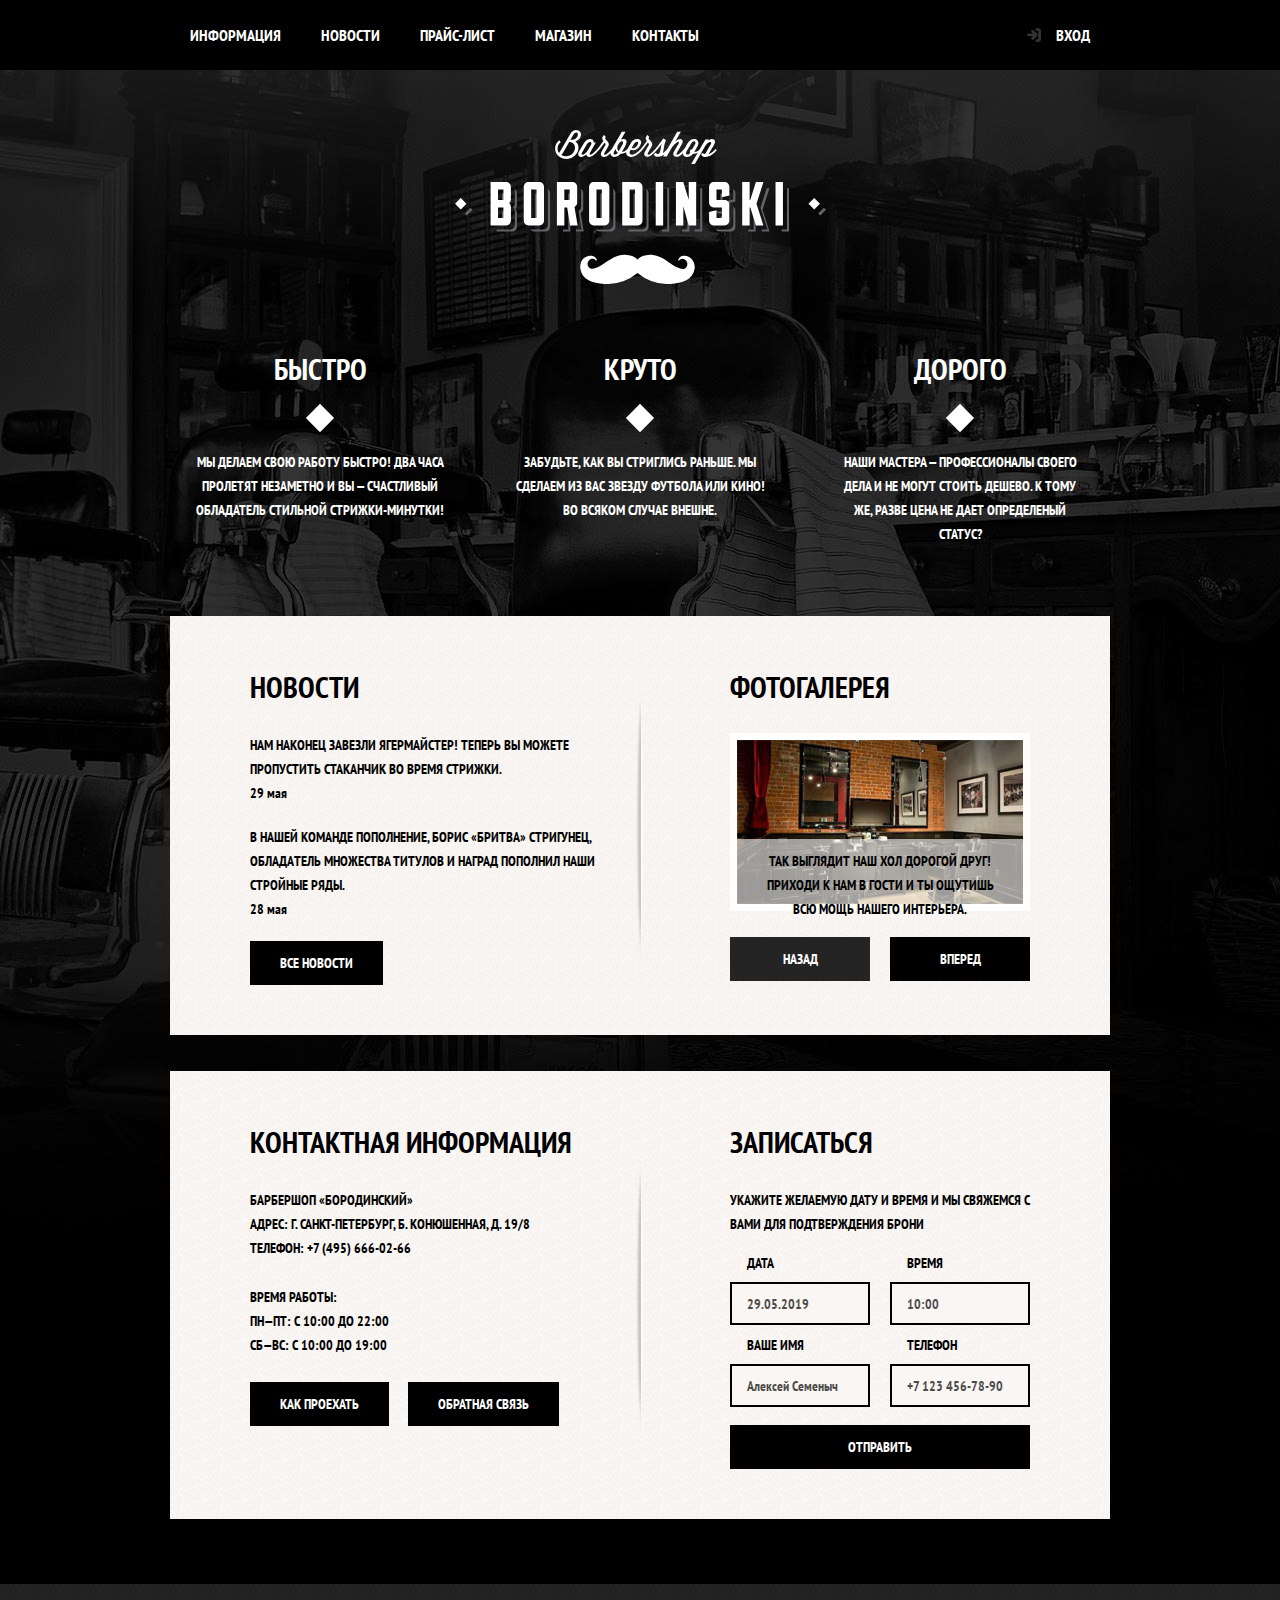
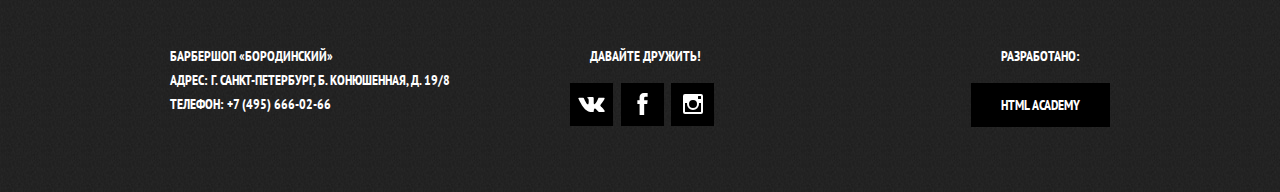
<file: index.html>
<!DOCTYPE html>
<html lang="ru">
<head>
  <meta charset="utf-8">
  <title>Главная страница - Барбершоп "Бородинский"</title>

  <meta name="keywords" content="">
  <meta name="description" content="">

  <link rel="icon" type="image/x-icon" href="#">
  <link rel="icon" type="image/png" href="#">

  <link href="https://fonts.googleapis.com/css?family=PT+Sans+Narrow:400,700&display=swap&subset=cyrillic" rel="stylesheet">

  <link rel="stylesheet" href="css/normalize.css">
  <link rel="stylesheet" href="css/style.css">
</head>
<body>
  <div class="main-wrapp">

    <header class="main-header">
      <nav class="main-nav">
        <a class="logo">
          <img src="img/index-logo.svg" width="371" height="155" alt="Логотип Барбершоп Бородинский">
        </a>
        <div class="nav-wrapp">
          <div class="container">
            <ul class="site-nav">
              <li><a href="#">Информация</a></li>
              <li><a href="#">Новости</a></li>
              <li><a href="#">Прайс-лист</a></li>
              <li><a href="catalog.html">Магазин</a></li>
              <li><a href="#">Контакты</a></li>
            </ul>
            <ul class="user-nav">
              <li><a class="icon-signin" href="#">Вход</a></li>
            </ul>
          </div>
        </div>
      </nav>
    </header>

    <main class="container">
      <h1 class="visually-hidden">Парикмахерская Барбершоп Бородинский</h1>

      <section class="features">
        <h2 class="visually-hidden">Наши преимущества</h2>
        <ul class="features-list">
          <li class="features-item">
            <h3 class="page-title">Быстро</h3>
            <p>Мы делаем свою работу быстро! Два часа пролетят незаметно и вы — счастливый обладатель стильной стрижки-минутки!</p>
          </li>
          <li class="features-item">
            <h3 class="page-title">Круто</h3>
            <p>Забудьте, как вы стриглись раньше. Мы сделаем из вас звезду футбола или кино! Во всяком случае внешне.</p>
          </li>
          <li class="features-item">
            <h3 class="page-title">Дорого</h3>
            <p>Наши мастера — профессионалы своего дела и не могут стоить дешево. К тому же, разве цена не дает определеный статус? </p>
          </li>
        </ul>
      </section>

      <div class="index-columns">
        <section class="news">
          <h2 class="page-title">Новости</h2>
          <ul class="news-list">
            <li class="news-item">
              <p>Нам наконец завезли ягермайстер! Теперь вы можете пропустить стаканчик во время стрижки.</p>
              <time datetime="2019-05-29">29 мая</time>
            </li>
            <li class="news-item">
              <p>В нашей команде пополнение, борис «бритва» стригунец, обладaтель множества титулов и наград пополнил наши стройные ряды.</p>
              <time datetime="2019-05-28">28 мая</time>
            </li>
          </ul>
          <a class="button" href="#">Все новости</a>
        </section>

        <section class="gallery">
          <h2 class="page-title">Фотогалерея</h2>

            <ul class="gallery-list">
              <li class="gallery-item active">
                <figure class="gallery-content">
                  <a class="gallery-link" href="#">
                    <img src="img/gallery-1.jpg" width="286" height="164" alt="Наш холл">
                  </a>
                  <figcaption class="gallery-desc">Так выглядит наш хол дорогой друг! Приходи к нам в гости и ты ощутишь всю мощь нашего интерьера.</figcaption>
                </figure>
              </li>
              <li class="gallery-item">
                <figure class="gallery-content">
                  <a class="gallery-link" href="#">
                    <img src="img/gallery-1.jpg" width="286" height="164" alt="Наш холл 2">
                  </a>
                  <figcaption class="gallery-desc">Так выглядит наш холл 2</figcaption>
                </figure>
              </li>
            </ul>
          <button class="button gallery-button gallery-button-back" type="button" disabled>Назад</button>
          <button class="button gallery-button gallery-button-next" type="button">Вперед</button>
        </section>
      </div>

      <div class="index-columns">
        <section class="contacts">
          <h2 class="page-title">Контактная информация</h2>
          <address>
          Барбершоп «бородинский»<br>
          Адрес: г. Санкт-петербург, б. Конюшенная, д. 19/8<br>
          Телефон: +7 (495) 666-02-66
          </address>
          <p>
          Время работы:<br>
          Пн—пт: с 10:00 до 22:00<br>
          Сб—вс: с 10:00 до 19:00
          </p>
          <a class="button map-button" href="#">Как проехать</a>
          <a class="button" href="#">Обратная связь</a>
        </section>

        <section class="appointment">
          <h2 class="page-title">Записаться</h2>
          <p>Укажите желаемую дату и время и мы свяжемся с вами для подтверждения брони</p>
          <form class="appointment-form" action="http://echo.htmlacademy.ru" method="post">
            <p class="appointment-item">
              <label for="date">Дата</label>
              <input id="date" type="text" name="date" placeholder="29.05.2019" required>
            </p>
            <p class="appointment-item">
              <label for="time">Время</label>
              <input id="time" type="text" name="time" placeholder="10:00" required>
            </p>
            <p class="appointment-item">
              <label for="name">Ваше имя</label>
              <input id="name" type="text" name="name" placeholder="Алексей Семеныч" required>
            </p>
            <p class="appointment-item">
              <label for="phone">Телефон</label>
              <input id="phone" type="tel" name="phone" placeholder="+7 123 456-78-90" required>
            </p>
            <button class="button" type="submit">Отправить</button>
          </form>
        </section>
      </div>
    </main>

  </div>

  <footer class="main-footer">
    <div class="container">
      <address>
      Барбершоп «бородинский»<br>
      Адрес: г. Санкт-петербург, б. Конюшенная, д. 19/8<br>
      Телефон: +7 (495) 666-02-66
      </address>
      <div class="social">
        <b class="main-footer-title">Давайте дружить!</b>
        <ul class="social-list">
          <li class="social-item">
            <a class="social-link" href="#" aria-label="Вконтакте">
              <svg width="27" height="15" viewBox="0 0 26.14 14.91">
                <path d="M26 13.47l-.09-.17a13.55 13.55 0 0 0-2.6-3q-.87-.83-1.1-1.12A1 1 0 0 1 22 8a10.27 10.27 0 0 1 1.22-1.78l.88-1.16q2.35-3.13 2-4L26 .94a.8.8 0 0 0-.4-.22 2.14 2.14 0 0 0-.87 0h-3.92a.51.51 0 0 0-.27 0h-.3a.6.6 0 0 0-.15.14.93.93 0 0 0-.14.24 22.22 22.22 0 0 1-1.46 3.06q-.5.84-.93 1.46a7 7 0 0 1-.71.91 4.94 4.94 0 0 1-.52.47q-.23.18-.35.15l-.23-.05a.9.9 0 0 1-.31-.33 1.49 1.49 0 0 1-.16-.53V1.6a3.14 3.14 0 0 0 0-.62 2.12 2.12 0 0 0-.14-.44.73.73 0 0 0-.28-.33 1.57 1.57 0 0 0-.46-.18A9 9 0 0 0 12.57 0a8.93 8.93 0 0 0-3.25.33 1.83 1.83 0 0 0-.52.41q-.25.3-.07.33a1.67 1.67 0 0 1 1.16.59l.08.16a2.6 2.6 0 0 1 .19.63 6.32 6.32 0 0 1 .12 1 10.59 10.59 0 0 1 0 1.7q-.07.71-.13 1.1a2.21 2.21 0 0 1-.18.64 2.69 2.69 0 0 1-.16.3l-.07.07a1 1 0 0 1-.37.07.86.86 0 0 1-.46-.19 3.27 3.27 0 0 1-.56-.52 7 7 0 0 1-.66-.93q-.37-.6-.76-1.42l-.22-.39q-.2-.38-.56-1.11t-.62-1.43A.9.9 0 0 0 5.2.9h-.07a.93.93 0 0 0-.22-.16A1.44 1.44 0 0 0 4.6.65L.87.68A1 1 0 0 0 .1.94L0 1a.44.44 0 0 0 0 .22 1.08 1.08 0 0 0 .08.37Q.9 3.53 1.86 5.31t1.66 2.87Q4.23 9.27 5 10.24t1 1.24l.37.41.34.33a8.06 8.06 0 0 0 1 .78 16.34 16.34 0 0 0 1.4.9 7.6 7.6 0 0 0 1.79.72 6.19 6.19 0 0 0 2 .22h1.57a1.08 1.08 0 0 0 .72-.3l.05-.07a.9.9 0 0 0 .1-.25 1.38 1.38 0 0 0 0-.37 4.48 4.48 0 0 1 .09-1.05 2.77 2.77 0 0 1 .23-.71 1.74 1.74 0 0 1 .29-.4 1.19 1.19 0 0 1 .23-.2h.11a.86.86 0 0 1 .77.21 4.52 4.52 0 0 1 .83.79q.39.47.93 1.05a6.41 6.41 0 0 0 1 .87l.27.16a3.31 3.31 0 0 0 .71.3 1.53 1.53 0 0 0 .76.07l3.48-.05a1.58 1.58 0 0 0 .8-.17.68.68 0 0 0 .34-.37 1.06 1.06 0 0 0 0-.46 1.71 1.71 0 0 0-.1-.36z" fill="#fff"/></svg>
            </a>
          </li>
          <li class="social-item">
            <a class="social-link" href="#" aria-label="Facebook">
              <svg width="19" height="22" viewBox="0 0 10.15 21.74">
                <path d="M3.34 1.12A4.77 4.77 0 0 1 6.53 0h3.61v3.81H7.81a1.07 1.07 0 0 0-1.09.83v2.55h3.42c-.08 1.23-.24 2.45-.41 3.67h-3v10.87H2.21V10.86H0V7.21h2.19V3.66a3.83 3.83 0 0 1 1.15-2.54z" fill="#fff"/></svg>
            </a>
          </li>
          <li class="social-item">
            <a class="social-link" href="#" aria-label="Instagram">
              <svg width="20" height="20" viewBox="0 0 20 20">
                <path d="M18 0H2a2 2 0 0 0-2 2v16a2 2 0 0 0 2 2h16a2 2 0 0 0 2-2V2a2 2 0 0 0-2-2zm-8 6a4 4 0 1 1-4 4 4 4 0 0 1 4-4zM2.5 18a.47.47 0 0 1-.5-.5V9h2.1a3.4 3.4 0 0 0-.1 1 6 6 0 1 0 12 0 3.4 3.4 0 0 0-.1-1H18v8.5a.47.47 0 0 1-.5.5zM18 4.5a.47.47 0 0 1-.5.5h-2a.47.47 0 0 1-.5-.5v-2a.47.47 0 0 1 .5-.5h2a.47.47 0 0 1 .5.5z" fill="#fff"/>
              </svg>
            </a>
          </li>
        </ul>
      </div>
      <p class="copyright">
        <b class="main-footer-title">Разработано:</b>
        <a class="button" href="http://htmlacademy.ru" target="_blank">HTML Academy</a>
      </p>
    </div>
  </footer>

  <section class="modal modal-login">
    <h2 class="page-title">Личный кабинет</h2>
    <p>Введите пожалуйста свой логин и пароль</p>
    <form class="modal-login-form" action="http://echo.htmlacademy.ru" method="post">
      <p class="modal-login-item">
        <label class="visually-hidden" for="login">Ваш логин</label>
        <input class="icon-user" id="login" type="text" name="login" placeholder="Логин">
      </p>
      <p class="modal-login-item">
        <label class="visually-hidden" for="password">Ваш пароль</label>
        <input class="icon-pass" id="password" type="password" name="password" placeholder="Пароль">
      </p>
      <p class="modal-login-item remember">
        <input class="visually-hidden checkbox-custom" id="remember" type="checkbox" name="remember" checked>
        <label for="remember">Запомнить меня</label>
        <a class="modal-login-link" href="#">Я забыл пароль!</a>
      </p>
      <button class="button" type="submit">Войти</button>
      <button class="modal-close" type="button"><span class="visually-hidden">Закрыть модальное окно</span></button>
    </form>
  </section>

  <section class="modal modal-map">
    <h2 class="visually-hidden">Карта проезда</h2>
    <a class="modal-map-link">
      <img src="img/map.jpg" width="766" height="560" alt="Улица такая то дом такой то">
    </a>
    <button class="modal-close" type="button"><span class="visually-hidden">Закрыть модальное окно</span></button>
  </section>

  <div class="overlay"></div>

<script src="js/script.js"></script>
</body>
</html>
</file>
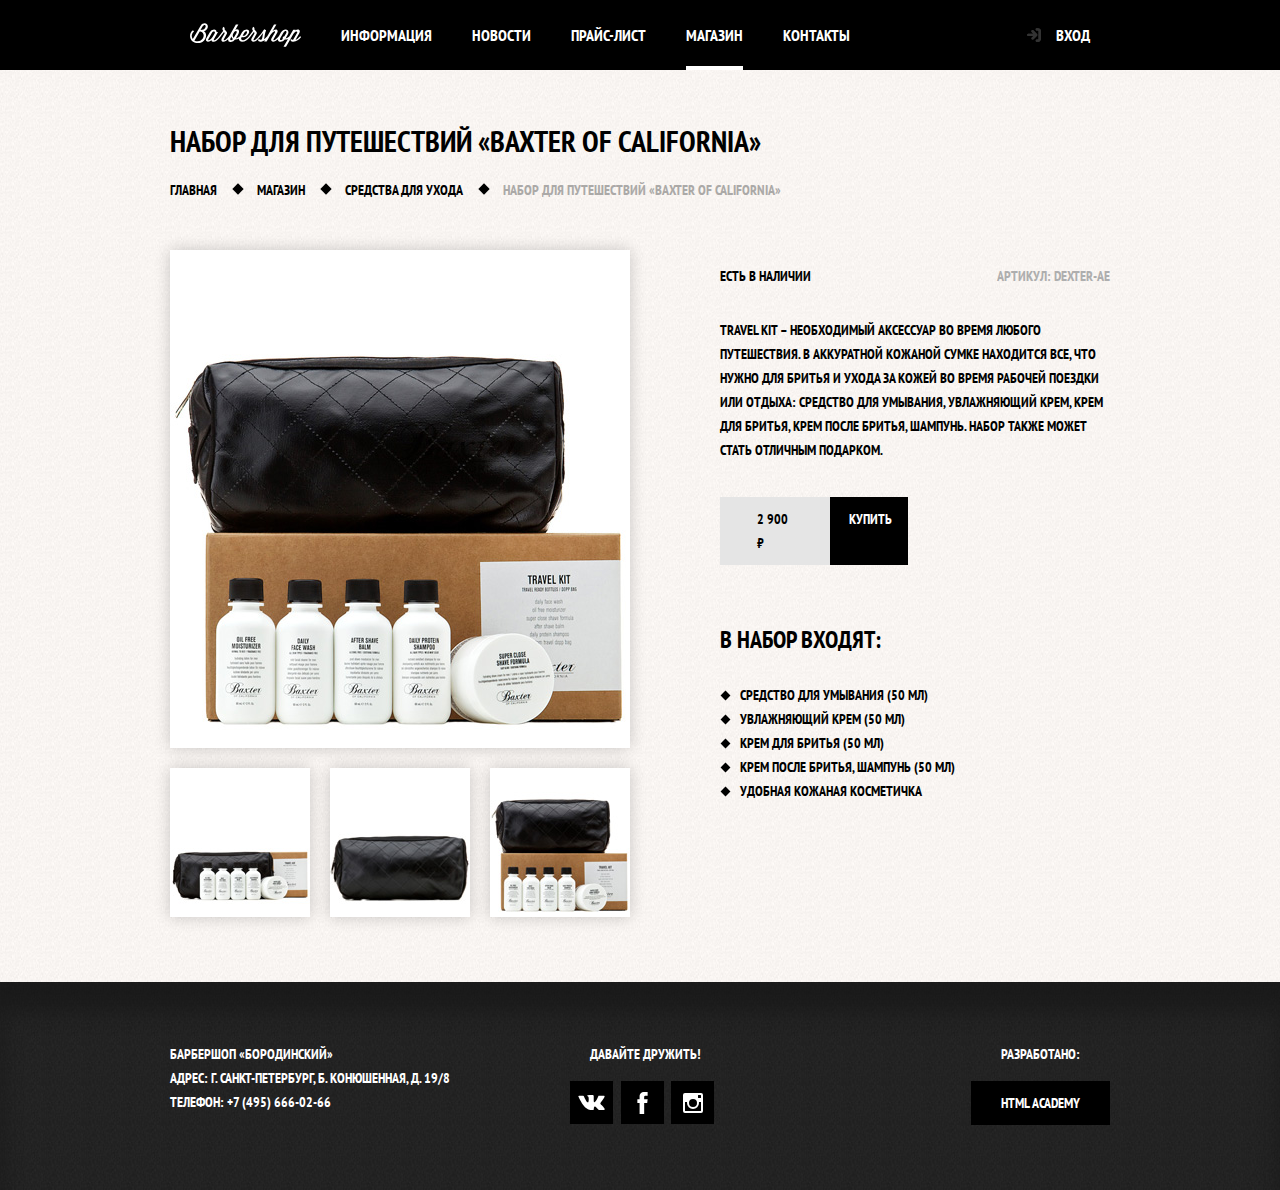
<file: catalog-item.html>
<!DOCTYPE html>
<html lang="ru">
<head>
  <meta charset="utf-8">
  <title>Средства для ухода - Барбершоп "Бородинский"</title>

  <meta name="keywords" content="">
  <meta name="description" content="">

  <link rel="icon" type="image/x-icon" href="#">
  <link rel="icon" type="image/png" href="#">

  <link href="https://fonts.googleapis.com/css?family=PT+Sans+Narrow:400,700&display=swap&subset=cyrillic" rel="stylesheet">

  <link rel="stylesheet" href="css/normalize.css">
  <link rel="stylesheet" href="css/style.css">
</head>
<body class="inner-page">
  <div class="main-wrapp">

    <header class="main-header">
      <nav class="main-nav container">
        <a class="logo" href="index.html">
          <img src="img/page-logo.svg" width="111" height="24" alt="Логотип Барбершоп Бородинский">
        </a>
        <ul class="site-nav">
          <li><a href="#">Информация</a></li>
          <li><a href="#">Новости</a></li>
          <li><a href="#">Прайс-лист</a></li>
          <li class="active"><a>Магазин</a></li>
          <li><a href="#">Контакты</a></li>
        </ul>
        <ul class="user-nav">
          <li><a class="icon-signin" href="#">Вход</a></li>
        </ul>
      </nav>
    </header>

    <main class="container">
      <h1 class="page-title">Набор для путешествий «Baxter of California»</h1>

      <ul class="breadcrumbs">
        <li>
          <a href="index.html">Главная</a>
        </li>
        <li>
          <a href="#">Магазин</a>
        </li>
        <li>
          <a href="#">Средства для ухода</a>
        </li>
        <li>Набор для путешествий «Baxter of California»</li>
      </ul>

      <div class="catalog-columns">
        <section class="product-photo">
          <h2 class="visually-hidden">Фотографии продукта</h2>
          <a class="product-photo-big" href="#">
            <img src="img/product-large.jpg" width="460" height="498" alt="Большая картинка">
          </a>
          <ul class="product-photo-list">
            <li class="product-photo-item">
              <a class="product-photo-small" href="#">
                <img class="" src="img/product-small-1.jpg" width="140" height="149" alt="Маленькая картинка 1">
              </a>
            </li>
            <li class="product-photo-item">
              <a class="product-photo-small" href="#">
                <img class="" src="img/product-small-2.jpg" width="140" height="149" alt="Маленькая картинка 2">
              </a>
            </li>
            <li class="product-photo-item">
              <a class="product-photo-small" href="#">
                <img class="" src="img/product-small-3.jpg" width="140" height="149" alt="Маленькая картинка 3">
              </a>
            </li>
          </ul>
        </section>
        <section class="product-info">
          <h2 class="visually-hidden">Описание продукта</h2>
          <p class="product-description">
            <span class="product-availability">Есть в наличии</span>
            <span class="product-article">Артикул: dexter-ae</span>
          </p>
          <p class="product-text">Travel Kit – необходимый аксессуар во время любого путешествия. В аккуратной кожаной сумке находится все, что нужно для бритья и ухода за кожей во время рабочей поездки или отдыха: средство для умывания, увлажняющий крем, крем для бритья, крем после бритья, шампунь. Набор также может стать отличным подарком.</p>
          <p class="catalog-price">
            <b>2 900 ₽</b>
            <a class="button" href="#">Купить</a>
          </p>
          <h3>В набор входят:</h3>
          <ul>
            <li>Средство для умывания (50 мл)</li>
            <li>Увлажняющий крем (50 мл)</li>
            <li>Крем для бритья (50 мл)</li>
            <li>Крем после бритья, шампунь (50 мл)</li>
            <li>Удобная кожаная косметичка</li>
          </ul>
        </section>
      </div>
    </main>

  </div>

  <footer class="main-footer">
    <div class="container">
      <address>
        Барбершоп «бородинский»<br>
        Адрес: г. Санкт-петербург, б. Конюшенная, д. 19/8<br>
        Телефон: +7 (495) 666-02-66
      </address>
      <div class="social">
        <b class="main-footer-title">Давайте дружить!</b>
        <ul class="social-list">
          <li class="social-item">
            <a class="social-link" href="#" aria-label="Вконтакте">
              <svg width="27" height="15" viewBox="0 0 26.14 14.91">
                <path d="M26 13.47l-.09-.17a13.55 13.55 0 0 0-2.6-3q-.87-.83-1.1-1.12A1 1 0 0 1 22 8a10.27 10.27 0 0 1 1.22-1.78l.88-1.16q2.35-3.13 2-4L26 .94a.8.8 0 0 0-.4-.22 2.14 2.14 0 0 0-.87 0h-3.92a.51.51 0 0 0-.27 0h-.3a.6.6 0 0 0-.15.14.93.93 0 0 0-.14.24 22.22 22.22 0 0 1-1.46 3.06q-.5.84-.93 1.46a7 7 0 0 1-.71.91 4.94 4.94 0 0 1-.52.47q-.23.18-.35.15l-.23-.05a.9.9 0 0 1-.31-.33 1.49 1.49 0 0 1-.16-.53V1.6a3.14 3.14 0 0 0 0-.62 2.12 2.12 0 0 0-.14-.44.73.73 0 0 0-.28-.33 1.57 1.57 0 0 0-.46-.18A9 9 0 0 0 12.57 0a8.93 8.93 0 0 0-3.25.33 1.83 1.83 0 0 0-.52.41q-.25.3-.07.33a1.67 1.67 0 0 1 1.16.59l.08.16a2.6 2.6 0 0 1 .19.63 6.32 6.32 0 0 1 .12 1 10.59 10.59 0 0 1 0 1.7q-.07.71-.13 1.1a2.21 2.21 0 0 1-.18.64 2.69 2.69 0 0 1-.16.3l-.07.07a1 1 0 0 1-.37.07.86.86 0 0 1-.46-.19 3.27 3.27 0 0 1-.56-.52 7 7 0 0 1-.66-.93q-.37-.6-.76-1.42l-.22-.39q-.2-.38-.56-1.11t-.62-1.43A.9.9 0 0 0 5.2.9h-.07a.93.93 0 0 0-.22-.16A1.44 1.44 0 0 0 4.6.65L.87.68A1 1 0 0 0 .1.94L0 1a.44.44 0 0 0 0 .22 1.08 1.08 0 0 0 .08.37Q.9 3.53 1.86 5.31t1.66 2.87Q4.23 9.27 5 10.24t1 1.24l.37.41.34.33a8.06 8.06 0 0 0 1 .78 16.34 16.34 0 0 0 1.4.9 7.6 7.6 0 0 0 1.79.72 6.19 6.19 0 0 0 2 .22h1.57a1.08 1.08 0 0 0 .72-.3l.05-.07a.9.9 0 0 0 .1-.25 1.38 1.38 0 0 0 0-.37 4.48 4.48 0 0 1 .09-1.05 2.77 2.77 0 0 1 .23-.71 1.74 1.74 0 0 1 .29-.4 1.19 1.19 0 0 1 .23-.2h.11a.86.86 0 0 1 .77.21 4.52 4.52 0 0 1 .83.79q.39.47.93 1.05a6.41 6.41 0 0 0 1 .87l.27.16a3.31 3.31 0 0 0 .71.3 1.53 1.53 0 0 0 .76.07l3.48-.05a1.58 1.58 0 0 0 .8-.17.68.68 0 0 0 .34-.37 1.06 1.06 0 0 0 0-.46 1.71 1.71 0 0 0-.1-.36z" fill="#fff"/></svg>
              </a>
            </li>
            <li class="social-item">
              <a class="social-link" href="#" aria-label="Facebook">
                <svg width="19" height="22" viewBox="0 0 10.15 21.74">
                  <path d="M3.34 1.12A4.77 4.77 0 0 1 6.53 0h3.61v3.81H7.81a1.07 1.07 0 0 0-1.09.83v2.55h3.42c-.08 1.23-.24 2.45-.41 3.67h-3v10.87H2.21V10.86H0V7.21h2.19V3.66a3.83 3.83 0 0 1 1.15-2.54z" fill="#fff"/></svg>
                </a>
              </li>
              <li class="social-item">
                <a class="social-link" href="#" aria-label="Instagram">
                  <svg width="20" height="20" viewBox="0 0 20 20">
                    <path d="M18 0H2a2 2 0 0 0-2 2v16a2 2 0 0 0 2 2h16a2 2 0 0 0 2-2V2a2 2 0 0 0-2-2zm-8 6a4 4 0 1 1-4 4 4 4 0 0 1 4-4zM2.5 18a.47.47 0 0 1-.5-.5V9h2.1a3.4 3.4 0 0 0-.1 1 6 6 0 1 0 12 0 3.4 3.4 0 0 0-.1-1H18v8.5a.47.47 0 0 1-.5.5zM18 4.5a.47.47 0 0 1-.5.5h-2a.47.47 0 0 1-.5-.5v-2a.47.47 0 0 1 .5-.5h2a.47.47 0 0 1 .5.5z" fill="#fff"/>
                  </svg>
                </a>
              </li>
            </ul>
          </div>
          <p class="copyright">
            <b class="main-footer-title">Разработано:</b>
            <a class="button" href="http://htmlacademy.ru" target="_blank">HTML Academy</a>
          </p>
        </div>
      </footer>

    </body>
    </html>
</file>
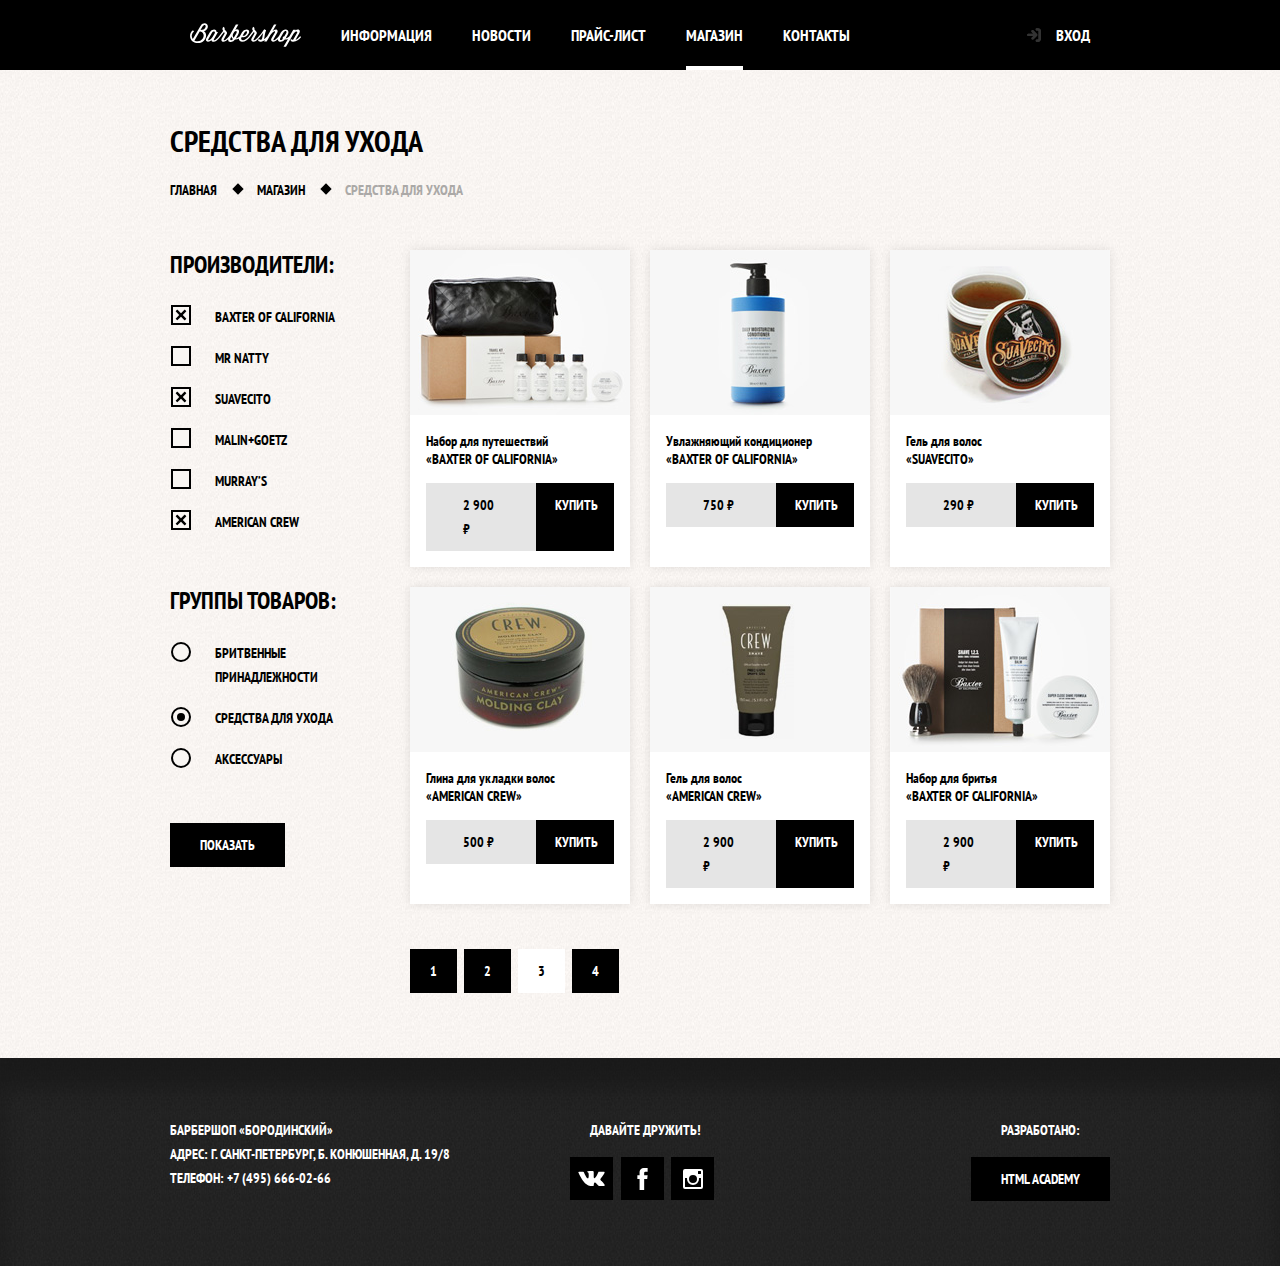
<file: catalog.html>
<!DOCTYPE html>
<html lang="ru">
<head>
  <meta charset="utf-8">
  <title>Средства для ухода - Барбершоп "Бородинский"</title>

  <meta name="keywords" content="">
  <meta name="description" content="">

  <link rel="icon" type="image/x-icon" href="#">
  <link rel="icon" type="image/png" href="#">

  <link href="https://fonts.googleapis.com/css?family=PT+Sans+Narrow:400,700&display=swap&subset=cyrillic" rel="stylesheet">

  <link rel="stylesheet" href="css/normalize.css">
  <link rel="stylesheet" href="css/style.css">
</head>
<body class="inner-page">
  <div class="main-wrapp">

    <header class="main-header">
      <nav class="main-nav container">
        <a class="logo" href="index.html">
          <img src="img/page-logo.svg" width="111" height="24" alt="Логотип Барбершоп Бородинский">
        </a>
        <ul class="site-nav">
          <li><a href="#">Информация</a></li>
          <li><a href="#">Новости</a></li>
          <li><a href="#">Прайс-лист</a></li>
          <li class="active"><a>Магазин</a></li>
          <li><a href="#">Контакты</a></li>
        </ul>
        <ul class="user-nav">
          <li><a class="icon-signin" href="#">Вход</a></li>
        </ul>
      </nav>
    </header>

    <main class="container">
      <h1 class="page-title">Средства для ухода</h1>

      <ul class="breadcrumbs">
        <li>
          <a href="index.html">Главная</a>
        </li>
        <li>
          <a href="#">Магазин</a>
        </li>
        <li>Средства для ухода</li>
      </ul>

      <div class="catalog-columns">
        <aside class="filter">
          <h2 class="visually-hidden">Фильтр товаров</h2>
          <form class="filter-form" action="http://echo.htmlacademy.ru" method="get">
            <fieldset class="filter-content">
              <legend class="filter-title">Производители:</legend>
                <p class="filter-item">
                  <input class="visually-hidden filter-input filter-checkbox" id ="brand-1" type="checkbox" name="brand[]" value="Baxter of California" checked>
                  <label for="brand-1">Baxter of California</label>
                </p>
                <p class="filter-item">
                  <input class="visually-hidden filter-input filter-checkbox" id ="brand-2" type="checkbox" name="brand[]" value="Mr Natty">
                  <label for="brand-2">Mr Natty</label>
                </p>
                <p class="filter-item">
                  <input class="visually-hidden filter-input filter-checkbox" id ="brand-3" type="checkbox" name="brand[]" value="Suavecito" checked>
                  <label for="brand-3">Suavecito</label>
                </p>
                <p class="filter-item">
                  <input class="visually-hidden filter-input filter-checkbox" id ="brand-4" type="checkbox" name="brand[]" value="Malin+Goetz">
                  <label for="brand-4">Malin+Goetz</label>
                </p>
                <p class="filter-item">
                  <input class="visually-hidden filter-input filter-checkbox" id ="brand-5" type="checkbox" name="brand[]" value="Murray’s">
                  <label for="brand-5">Murray’s</label>
                </p>
                <p class="filter-item">
                  <input class="visually-hidden filter-input filter-checkbox" id ="brand-6" type="checkbox" name="brand[]" value="American Crew" checked>
                  <label for="brand-6">American Crew</label>
                </p>
            </fieldset>
            <fieldset class="filter-content">
              <legend class="filter-title">Группы товаров:</legend>
                <p class="filter-item">
                  <input class="visually-hidden filter-input filter-radio" id ="category-1" type="radio" name="category" value="Бритвенные принадлежности">
                  <label for="category-1">Бритвенные принадлежности</label>
                </p>
                <p class="filter-item">
                  <input class="visually-hidden filter-input filter-radio" id ="category-2" type="radio" name="category" value="Средства для ухода" checked>
                  <label for="category-2">Средства для ухода</label>
                </p>
                <p class="filter-item">
                  <input class="visually-hidden filter-input filter-radio" id ="category-3" type="radio" name="category" value="Аксессуары">
                  <label for="category-3">Аксессуары</label>
                </p>
            </fieldset>
            <button class="button" type="submit">Показать</button>
          </form>
        </aside>
        <section class="catalog">
          <h2 class="visually-hidden">Каталог товаров</h2>
          <div class="catalog-list">
            <article class="catalog-item">
              <a class="catalog-link" href="catalog-item.html">
                <h3 class="catalog-desc">
                  <span class="catalog-category">Набор для путешествий</span>
                  <span class="catalog-name">«Baxter of California»</span>
                </h3>
                <header class="catalog-img">
                  <img src="img/product-1.jpg" width="220" height="165" alt="Набор для путешествий
«Baxter of California»">
                </header>
              </a>
              <footer class="catalog-price">
                <b>2 900 ₽</b>
                <a class="button" href="#">Купить</a>
              </footer>
            </article>
            <article class="catalog-item">
              <a class="catalog-link" href="catalog-item.html">
                <h3 class="catalog-desc">
                  <span class="catalog-category">Увлажняющий кондиционер</span>
                  <span class="catalog-name">«Baxter of California»</span>
                </h3>
                <header class="catalog-img">
                  <img src="img/product-2.jpg" width="220" height="165" alt="Увлажняющий кондиционер «Baxter of California»">
                </header>
              </a>
              <footer class="catalog-price">
                <b>750 ₽</b>
                <a class="button" href="#">Купить</a>
              </footer>
            </article>
            <article class="catalog-item">
              <a class="catalog-link" href="catalog-item.html">
                <h3 class="catalog-desc">
                  <span class="catalog-category">Гель для волос</span>
                  <span class="catalog-name">«SUAVECITO»</span>
                </h3>
                <header class="catalog-img">
                  <img src="img/product-3.jpg" width="220" height="165" alt="Гель для волос «SUAVECITO»">
                </header>
              </a>
              <footer class="catalog-price">
                <b>290 ₽</b>
                <a class="button" href="#">Купить</a>
              </footer>
            </article>
            <article class="catalog-item">
              <a class="catalog-link" href="catalog-item.html">
                <h3 class="catalog-desc">
                  <span class="catalog-category">Глина для укладки волос</span>
                  <span class="catalog-name">«American crew»</span>
                </h3>
                <header class="catalog-img">
                  <img src="img/product-4.jpg" width="220" height="165" alt="Глина для укладки волос
«American crew»">
                </header>
              </a>
              <footer class="catalog-price">
                <b>500 ₽</b>
                <a class="button" href="#">Купить</a>
              </footer>
            </article>
            <article class="catalog-item">
              <a class="catalog-link" href="catalog-item.html">
                <h3 class="catalog-desc">
                  <span class="catalog-category">Гель для волос</span>
                  <span class="catalog-name">«AMERICAN CREW»</span>
                </h3>
                <header class="catalog-img">
                  <img src="img/product-5.jpg" width="220" height="165" alt="Гель для волос «AMERICAN CREW»">
                </header>
              </a>
              <footer class="catalog-price">
                <b>2 900 ₽</b>
                <a class="button" href="#">Купить</a>
              </footer>
            </article>
            <article class="catalog-item">
              <a class="catalog-link" href="catalog-item.html">
                <h3 class="catalog-desc">
                  <span class="catalog-category">Набор для бритья</span>
                  <span class="catalog-name">«Baxter of California»</span>
                </h3>
                <header class="catalog-img">
                  <img src="img/product-6.jpg" width="220" height="165" alt="Набор для бритья «Baxter of California»">
                </header>
              </a>
              <footer class="catalog-price">
                <b>2 900 ₽</b>
                <a class="button" href="#">Купить</a>
              </footer>
            </article>
          </div>
          <ul class="pagination">
            <li>
              <a href="#">1</a>
            </li>
            <li >
              <a href="#">2</a>
            </li>
            <li class="pagination-active">
              <a>3</a>
            </li>
            <li>
              <a href="#">4</a>
            </li>
          </ul>
        </section>
      </div>
    </main>

  </div>

  <footer class="main-footer">
    <div class="container">
      <address>
      Барбершоп «бородинский»<br>
      Адрес: г. Санкт-петербург, б. Конюшенная, д. 19/8<br>
      Телефон: +7 (495) 666-02-66
      </address>
      <div class="social">
        <b class="main-footer-title">Давайте дружить!</b>
        <ul class="social-list">
          <li class="social-item">
            <a class="social-link" href="#" aria-label="Вконтакте">
              <svg width="27" height="15" viewBox="0 0 26.14 14.91">
                <path d="M26 13.47l-.09-.17a13.55 13.55 0 0 0-2.6-3q-.87-.83-1.1-1.12A1 1 0 0 1 22 8a10.27 10.27 0 0 1 1.22-1.78l.88-1.16q2.35-3.13 2-4L26 .94a.8.8 0 0 0-.4-.22 2.14 2.14 0 0 0-.87 0h-3.92a.51.51 0 0 0-.27 0h-.3a.6.6 0 0 0-.15.14.93.93 0 0 0-.14.24 22.22 22.22 0 0 1-1.46 3.06q-.5.84-.93 1.46a7 7 0 0 1-.71.91 4.94 4.94 0 0 1-.52.47q-.23.18-.35.15l-.23-.05a.9.9 0 0 1-.31-.33 1.49 1.49 0 0 1-.16-.53V1.6a3.14 3.14 0 0 0 0-.62 2.12 2.12 0 0 0-.14-.44.73.73 0 0 0-.28-.33 1.57 1.57 0 0 0-.46-.18A9 9 0 0 0 12.57 0a8.93 8.93 0 0 0-3.25.33 1.83 1.83 0 0 0-.52.41q-.25.3-.07.33a1.67 1.67 0 0 1 1.16.59l.08.16a2.6 2.6 0 0 1 .19.63 6.32 6.32 0 0 1 .12 1 10.59 10.59 0 0 1 0 1.7q-.07.71-.13 1.1a2.21 2.21 0 0 1-.18.64 2.69 2.69 0 0 1-.16.3l-.07.07a1 1 0 0 1-.37.07.86.86 0 0 1-.46-.19 3.27 3.27 0 0 1-.56-.52 7 7 0 0 1-.66-.93q-.37-.6-.76-1.42l-.22-.39q-.2-.38-.56-1.11t-.62-1.43A.9.9 0 0 0 5.2.9h-.07a.93.93 0 0 0-.22-.16A1.44 1.44 0 0 0 4.6.65L.87.68A1 1 0 0 0 .1.94L0 1a.44.44 0 0 0 0 .22 1.08 1.08 0 0 0 .08.37Q.9 3.53 1.86 5.31t1.66 2.87Q4.23 9.27 5 10.24t1 1.24l.37.41.34.33a8.06 8.06 0 0 0 1 .78 16.34 16.34 0 0 0 1.4.9 7.6 7.6 0 0 0 1.79.72 6.19 6.19 0 0 0 2 .22h1.57a1.08 1.08 0 0 0 .72-.3l.05-.07a.9.9 0 0 0 .1-.25 1.38 1.38 0 0 0 0-.37 4.48 4.48 0 0 1 .09-1.05 2.77 2.77 0 0 1 .23-.71 1.74 1.74 0 0 1 .29-.4 1.19 1.19 0 0 1 .23-.2h.11a.86.86 0 0 1 .77.21 4.52 4.52 0 0 1 .83.79q.39.47.93 1.05a6.41 6.41 0 0 0 1 .87l.27.16a3.31 3.31 0 0 0 .71.3 1.53 1.53 0 0 0 .76.07l3.48-.05a1.58 1.58 0 0 0 .8-.17.68.68 0 0 0 .34-.37 1.06 1.06 0 0 0 0-.46 1.71 1.71 0 0 0-.1-.36z" fill="#fff"/></svg>
            </a>
          </li>
          <li class="social-item">
            <a class="social-link" href="#" aria-label="Facebook">
              <svg width="19" height="22" viewBox="0 0 10.15 21.74">
                <path d="M3.34 1.12A4.77 4.77 0 0 1 6.53 0h3.61v3.81H7.81a1.07 1.07 0 0 0-1.09.83v2.55h3.42c-.08 1.23-.24 2.45-.41 3.67h-3v10.87H2.21V10.86H0V7.21h2.19V3.66a3.83 3.83 0 0 1 1.15-2.54z" fill="#fff"/></svg>
            </a>
          </li>
          <li class="social-item">
            <a class="social-link" href="#" aria-label="Instagram">
              <svg width="20" height="20" viewBox="0 0 20 20">
                <path d="M18 0H2a2 2 0 0 0-2 2v16a2 2 0 0 0 2 2h16a2 2 0 0 0 2-2V2a2 2 0 0 0-2-2zm-8 6a4 4 0 1 1-4 4 4 4 0 0 1 4-4zM2.5 18a.47.47 0 0 1-.5-.5V9h2.1a3.4 3.4 0 0 0-.1 1 6 6 0 1 0 12 0 3.4 3.4 0 0 0-.1-1H18v8.5a.47.47 0 0 1-.5.5zM18 4.5a.47.47 0 0 1-.5.5h-2a.47.47 0 0 1-.5-.5v-2a.47.47 0 0 1 .5-.5h2a.47.47 0 0 1 .5.5z" fill="#fff"/>
              </svg>
            </a>
          </li>
        </ul>
      </div>
      <p class="copyright">
        <b class="main-footer-title">Разработано:</b>
        <a class="button" href="http://htmlacademy.ru" target="_blank">HTML Academy</a>
      </p>
    </div>
  </footer>

</body>
</html>
</file>
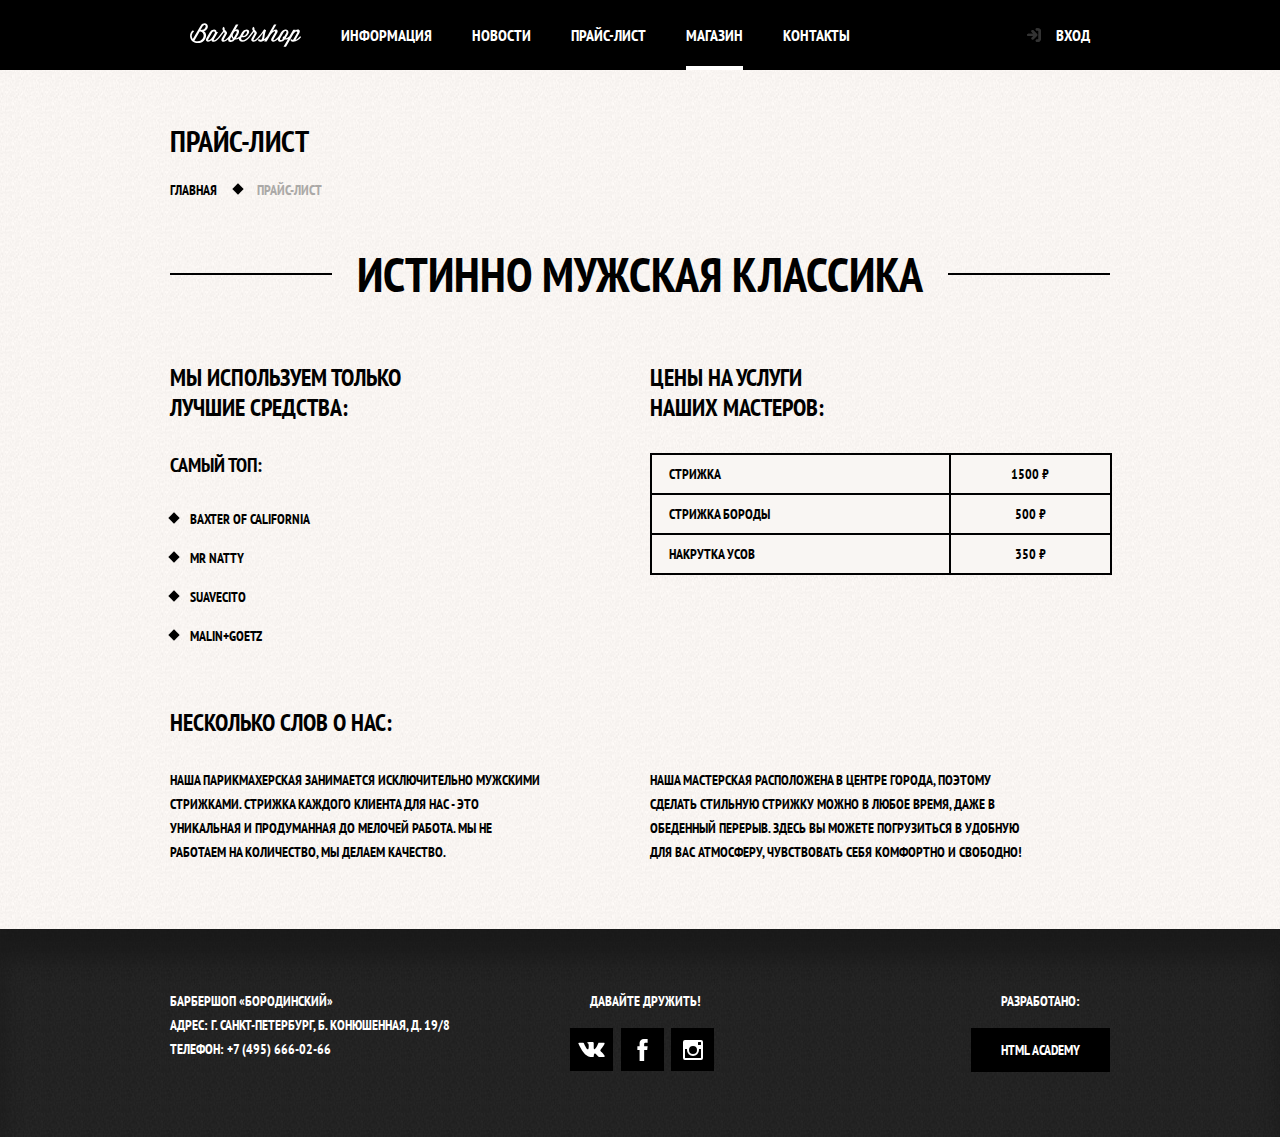
<file: price.html>
<!DOCTYPE html>
<html lang="ru">
<head>
  <meta charset="utf-8">
  <title>Средства для ухода - Барбершоп "Бородинский"</title>

  <meta name="keywords" content="">
  <meta name="description" content="">

  <link rel="icon" type="image/x-icon" href="#">
  <link rel="icon" type="image/png" href="#">

  <link href="https://fonts.googleapis.com/css?family=PT+Sans+Narrow:400,700&display=swap&subset=cyrillic" rel="stylesheet">

  <link rel="stylesheet" href="css/normalize.css">
  <link rel="stylesheet" href="css/style.css">
</head>
<body class="inner-page">
  <div class="main-wrapp">
    <header class="main-header">
      <nav class="main-nav container">
        <a class="logo" href="index.html">
          <img src="img/page-logo.svg" width="111" height="24" alt="Логотип Барбершоп Бородинский">
        </a>
        <ul class="site-nav">
          <li><a href="#">Информация</a></li>
          <li><a href="#">Новости</a></li>
          <li><a href="#">Прайс-лист</a></li>
          <li class="active"><a>Магазин</a></li>
          <li><a href="#">Контакты</a></li>
        </ul>
        <ul class="user-nav">
          <li><a class="icon-signin" href="#">Вход</a></li>
        </ul>
      </nav>
    </header>

    <main class="container">
      <h1 class="page-title">Прайс-лист</h1>

      <ul class="breadcrumbs">
        <li>
          <a href="index.html">Главная</a>
        </li>
        <li>Прайс-лист</li>
      </ul>

      <section class="page-content">
        <h2 class="content-title">Истинно мужская классика</h2>

        <div class="page-column">
          <div class="page-column-left">
            <h2>Мы используем только<br> лучшие средства:</h2>
            <h3>Самый топ:</h3>
            <ul class="custom-list-1">
              <li>Baxter of California</li>
              <li>Mr Natty</li>
              <li>Suavecito</li>
              <li>Malin+Goetz</li>
            </ul>
          </div>
          <div class="page-column-right">
            <h2>Цены на услуги<br> наших мастеров:</h2>
            <table class="custom-table-1">
              <tr>
                <td>Стрижка</td>
                <td>1500 ₽</td>
              </tr>
              <tr>
                <td>Стрижка бороды</td>
                <td>500 ₽</td>
              </tr>
              <tr>
                <td>Накрутка усов</td>
                <td>350 ₽</td>
              </tr>
            </table>
          </div>
        </div>

        <div class="page-column">
          <h2>Несколько слов о нас:</h2>
          <div class="page-column-left">
            <p class="short-text">Наша парикмахерская занимается исключительно мужскими стрижками. Стрижка каждого клиента для нас - это уникальная и продуманная до мелочей работа. Мы не работаем на количество, мы делаем качество.</p>
          </div>
          <div class="page-column-right">
            <p class="short-text">Наша мастерская расположена в центре города, поэтому сделать стильную стрижку можно в любое время, даже в обеденный перерыв. Здесь вы можете погрузиться в удобную для вас атмосферу, чувствовать себя комфортно и свободно!</p>
          </div>
        </div>
      </section>
    </main>
  </div>

  <footer class="main-footer">
    <div class="container">
      <address>
      Барбершоп «бородинский»<br>
      Адрес: г. Санкт-петербург, б. Конюшенная, д. 19/8<br>
      Телефон: +7 (495) 666-02-66
      </address>
      <div class="social">
        <b class="main-footer-title">Давайте дружить!</b>
        <ul class="social-list">
          <li class="social-item">
            <a class="social-link" href="#" aria-label="Вконтакте">
              <svg width="27" height="15" viewBox="0 0 26.14 14.91">
                <path d="M26 13.47l-.09-.17a13.55 13.55 0 0 0-2.6-3q-.87-.83-1.1-1.12A1 1 0 0 1 22 8a10.27 10.27 0 0 1 1.22-1.78l.88-1.16q2.35-3.13 2-4L26 .94a.8.8 0 0 0-.4-.22 2.14 2.14 0 0 0-.87 0h-3.92a.51.51 0 0 0-.27 0h-.3a.6.6 0 0 0-.15.14.93.93 0 0 0-.14.24 22.22 22.22 0 0 1-1.46 3.06q-.5.84-.93 1.46a7 7 0 0 1-.71.91 4.94 4.94 0 0 1-.52.47q-.23.18-.35.15l-.23-.05a.9.9 0 0 1-.31-.33 1.49 1.49 0 0 1-.16-.53V1.6a3.14 3.14 0 0 0 0-.62 2.12 2.12 0 0 0-.14-.44.73.73 0 0 0-.28-.33 1.57 1.57 0 0 0-.46-.18A9 9 0 0 0 12.57 0a8.93 8.93 0 0 0-3.25.33 1.83 1.83 0 0 0-.52.41q-.25.3-.07.33a1.67 1.67 0 0 1 1.16.59l.08.16a2.6 2.6 0 0 1 .19.63 6.32 6.32 0 0 1 .12 1 10.59 10.59 0 0 1 0 1.7q-.07.71-.13 1.1a2.21 2.21 0 0 1-.18.64 2.69 2.69 0 0 1-.16.3l-.07.07a1 1 0 0 1-.37.07.86.86 0 0 1-.46-.19 3.27 3.27 0 0 1-.56-.52 7 7 0 0 1-.66-.93q-.37-.6-.76-1.42l-.22-.39q-.2-.38-.56-1.11t-.62-1.43A.9.9 0 0 0 5.2.9h-.07a.93.93 0 0 0-.22-.16A1.44 1.44 0 0 0 4.6.65L.87.68A1 1 0 0 0 .1.94L0 1a.44.44 0 0 0 0 .22 1.08 1.08 0 0 0 .08.37Q.9 3.53 1.86 5.31t1.66 2.87Q4.23 9.27 5 10.24t1 1.24l.37.41.34.33a8.06 8.06 0 0 0 1 .78 16.34 16.34 0 0 0 1.4.9 7.6 7.6 0 0 0 1.79.72 6.19 6.19 0 0 0 2 .22h1.57a1.08 1.08 0 0 0 .72-.3l.05-.07a.9.9 0 0 0 .1-.25 1.38 1.38 0 0 0 0-.37 4.48 4.48 0 0 1 .09-1.05 2.77 2.77 0 0 1 .23-.71 1.74 1.74 0 0 1 .29-.4 1.19 1.19 0 0 1 .23-.2h.11a.86.86 0 0 1 .77.21 4.52 4.52 0 0 1 .83.79q.39.47.93 1.05a6.41 6.41 0 0 0 1 .87l.27.16a3.31 3.31 0 0 0 .71.3 1.53 1.53 0 0 0 .76.07l3.48-.05a1.58 1.58 0 0 0 .8-.17.68.68 0 0 0 .34-.37 1.06 1.06 0 0 0 0-.46 1.71 1.71 0 0 0-.1-.36z" fill="#fff"/></svg>
            </a>
          </li>
          <li class="social-item">
            <a class="social-link" href="#" aria-label="Facebook">
              <svg width="19" height="22" viewBox="0 0 10.15 21.74">
                <path d="M3.34 1.12A4.77 4.77 0 0 1 6.53 0h3.61v3.81H7.81a1.07 1.07 0 0 0-1.09.83v2.55h3.42c-.08 1.23-.24 2.45-.41 3.67h-3v10.87H2.21V10.86H0V7.21h2.19V3.66a3.83 3.83 0 0 1 1.15-2.54z" fill="#fff"/></svg>
            </a>
          </li>
          <li class="social-item">
            <a class="social-link" href="#" aria-label="Instagram">
              <svg width="20" height="20" viewBox="0 0 20 20">
                <path d="M18 0H2a2 2 0 0 0-2 2v16a2 2 0 0 0 2 2h16a2 2 0 0 0 2-2V2a2 2 0 0 0-2-2zm-8 6a4 4 0 1 1-4 4 4 4 0 0 1 4-4zM2.5 18a.47.47 0 0 1-.5-.5V9h2.1a3.4 3.4 0 0 0-.1 1 6 6 0 1 0 12 0 3.4 3.4 0 0 0-.1-1H18v8.5a.47.47 0 0 1-.5.5zM18 4.5a.47.47 0 0 1-.5.5h-2a.47.47 0 0 1-.5-.5v-2a.47.47 0 0 1 .5-.5h2a.47.47 0 0 1 .5.5z" fill="#fff"/>
              </svg>
            </a>
          </li>
        </ul>
      </div>
      <p class="copyright">
        <b class="main-footer-title">Разработано:</b>
        <a class="button" href="http://htmlacademy.ru" target="_blank">HTML Academy</a>
      </p>
    </div>
  </footer>

</body>
</html>
</file>
<file: css/style.css>
*,
*::before,
*::after {
  box-sizing: inherit;
}

html,
body {
  height: 100%;
  margin: 0;
}

html {
  box-sizing: border-box;
}

body {
  position: relative;

  display: flex;
  flex-direction: column;
  min-width: 960px;

  font-family: "PT Sans Narrow", Arial, sans-serif;
  font-size: 14px;
  line-height: 24px;
  font-weight: 700;
  text-transform: uppercase;
  color: #fff;

  background-color: #000;
  background-image: url("../img/background.jpg");
  background-repeat: no-repeat;
  background-position: top center;
}

h1 {
  margin: 36px 0;

  font-size: 36px;
  line-height: 42px;
}

h2 {
  margin: 24px 0;

  font-size: 24px;
  line-height: 28px;
}

h3 {
  margin: 18px 0;

  font-size: 18px;
  line-height: 20px;
}

img {
  max-width: 100%;
  height: auto;
}

a {
  text-decoration: none;
}

.visually-hidden,
input[type="checkbox"].visually-hidden,
input[type="radio"].visually-hidden {
    position: absolute;
    width: 1px;
    height: 1px;
    margin: -1px;
    border: 0;
    padding: 0;
    white-space: nowrap;
    clip-path: inset(100%);
    clip: rect(0 0 0 0);
    overlay: hidden;
}

.inner-page {
  color: #000;

  background-color: #f9f6f3;
  background-image: url("../img/wrapp-bg.jpg");
  background-repeat: repeat;
}

.main-wrapp {
  flex-grow: 1;
  margin-bottom: 65px;
}

.container {
  box-sizing: content-box;
  width: 940px;
  margin: 0 auto;
  padding: 0 10px;
}

.index-columns {
  display: flex;
  justify-content: space-between;
  margin-bottom: 36px;
  padding: 50px 80px;

  color: #000;

  background-color: #f6f3f0;
  background-image: url("../img/separator.png"),
                    url("../img/wrapp-bg.jpg");
  background-repeat: no-repeat, repeat;
  background-position: center;
}

.index-columns:last-child {
  margin-bottom: 0;
}

.catalog-columns {
  display: flex;
  justify-content: space-between;
}

.page-title {
  margin: 0;

  font-family: "PT Sans Narrow", Arial, sans-serif;
  font-size: 30px;
  line-height: 42px;
  font-weight: 700;
  text-transform: uppercase;
  color: #000;
}

.index-columns .page-title {
  margin-bottom: 25px;
}

.inner-page .page-title {
  margin-bottom: 16px;
}

.button {
  display: inline-block;
  margin-right: 16px;
  padding: 10px 30px;

  font: inherit;
  color: #fff;
  text-decoration: none;
  text-transform: uppercase;
  vertical-align: middle;

  background-color: #000;
  border: none;

  cursor: pointer;
  outline: none;
}

.button:last-child {
  margin-right: 0;
}

.button:hover,
.button:focus,
.button:active {
  background-color: #663d15;
}

.button:disabled {
  background-color: #242424;
  cursor: not-allowed;
}









/** Шапка сайта **/
.main-header {
  margin-bottom: 60px;
}

.inner-page .main-header {
  margin-bottom: 50px;
  background-color: #000;
}

.main-nav {
  display: flex;
  flex-direction: column;
  align-items: center;

  font-size: 16px;
  line-height: 20px;
  color: #fff;
}

.inner-page .main-nav {
  flex-direction: row;
}

.logo {
  order: 1;
}

.inner-page .logo {
  order: 0;
  width: 111px;
  height: 24px;
  padding: 23px 20px;
}

.inner-page .logo[href]:hover,
.inner-page .logo[href]:focus {
  background-color: #242424;
  outline: none;
}

.logo img {}

.nav-wrapp {
  width: 100%;
  margin-bottom: 60px;

  background-color: #000;
}

.nav-wrapp .container {
  display: flex;
  justify-content: space-between;
}

.site-nav,
.user-nav {
  display: flex;
  flex-wrap: wrap;
  margin: 0;
  padding: 0;

  list-style: none;
}

.site-nav {
  width: 620px;
}

.user-nav {
  max-width: 140px;
  margin-left: auto;
}

.site-nav .active a {
  position: relative;
}

.site-nav .active a::before {
  position: absolute;
  left: 20px;
  right: 20px;
  bottom: 0;

  height: 4px;

  background-color: #fff;

  content: "";
}

.site-nav a,
.user-nav a {
  display: block;
  padding: 25px 20px;

  color: #fff;
  text-decoration: none;

  outline: none;
}

.site-nav a[href]:hover,
.user-nav a[href]:hover,
.site-nav a[href]:focus,
.user-nav a[href]:focus,
.site-nav a[href]:active,
.user-nav a[href]:active {
  background-color: #242424;
}

.user-nav .icon-signin {
  position: relative;
  padding-left: 54px;
}

.user-nav .icon-signin::before {
  position: absolute;
  top: 27px;
  left: 24px;

  width: 16px;
  height: 16px;

  background-image: url("../img/icon-sigin.svg");
  background-repeat: no-repeat;

  opacity: .2;
  content: "";
}

.user-nav .icon-signin:hover::before {
  opacity: 1;
}




/** Преимущества **/
.features {
  margin-bottom: 70px;
}

.features-list {
  display: flex;
  justify-content: space-between;
  flex-wrap: wrap;
  margin: 0;
  padding: 0;

  list-style: none;
}

.features-item {
  width: 300px;
  text-align: center;
}

.features-item .page-title {
  position: relative;

  margin: 0;
  padding-bottom: 60px;

  color: #fff;
}

.features-item .page-title::after {
  position: absolute;
  top: 60px;
  left: 50%;

  width: 20px;
  height: 20px;
  margin-left: -10px;

  background-color: #fff;

  transform: rotate(45deg);
  content: "";
}

.features-item p {
  margin: 0 24px;
}








/** Новости **/
.news {
  width: 380px;
}

.news-list {
  margin: 0;
  padding: 0;

  list-style: none;
}

.news-item {
  margin-bottom: 20px;
}

.news-item p {
  margin: 0;
}
.news-item time {
  text-transform: none;
}








/** Галерея **/
.gallery {
  position: relative;

  box-sizing: border-box;
  width: 300px;
  height: 315px;
}

.gallery-content {
  position: relative;
  margin: 0;
}

.gallery-list {
  margin: 0;
  padding: 0;

  list-style: none;
}

.gallery-item {
  position: relative;
  display: none;
}

.gallery-item.active {
  display: block;
}

.gallery-link {
  display: block;
  width: 100%;

  line-height: 0;
  color: #000;

  background-color: #ccc;
  border: 7px solid #fff;

  outline: none;
}

.gallery-link:hover {
  border-color: rgba(102, 61, 21, .3);
}

.gallery-link:focus,
.gallery-link:active {
  border-color: #663d15;
}

.gallery-link img {
  width: 286px;
  height: 164px;
}

.gallery-desc {
  position: absolute;
  left: 7px;
  right: 7px;
  bottom: 7px;

  box-sizing: border-box;
  max-height: 65px;
  padding: 10px 20px;

  line-height: 24px;
  text-align: center;

  background-color: rgba(255, 255, 255, .6);

  overlay: hidden;
}

.gallery-desc:hover,
.gallery-desc:focus,
.gallery-link:hover + .gallery-desc,
.gallery-link:focus + .gallery-desc,
.gallery-link:active + .gallery-desc {
  max-height: 80px;

  color: #fff;
  background-color: rgba(102, 61, 21, .6);
}

.gallery-desc:hover,
.gallery-link:hover + .gallery-desc {
  color: #fff;
  background-color: rgba(102, 61, 21, .3);
}

.gallery-link:active + .gallery-desc {
  background-color: rgba(102, 61, 21, .8);
}

.gallery-button {
  position: absolute;
  bottom: 0;

  width: 140px;
  margin: 0;
}

.gallery-button-back {
  left: 0;
}

.gallery-button-next {
  right: 0;
}






/** Контакты **/
.contacts {
  width: 380px;
}

.contacts address,
.contacts p {
  margin: 0;
  margin-bottom: 25px;

  font-style: normal;
}





/** Записаться **/
.appointment {
  width: 300px;
}

.appointment > p {
  margin: 0;
  margin-bottom: 15px;
}

.appointment-form {
  display: flex;
  flex-wrap: wrap;
  justify-content: space-between;
}

.appointment-item {
  display: flex;
  flex-direction: column;
  width: 140px;
  margin: 0;
  margin-bottom: 8px;
}

.appointment-item label {
  margin-left: 17px;
  margin-bottom: 7px;
}

.appointment-item input {
  padding: 8px 15px 7px 15px;

  font: inherit;

  background-color: #f9f6f3;
  border: 2px solid #000;
}

.appointment-item input:focus {
  border-color: #663d15;
  outline: none;
}

.appointment-item input::placeholder {
  color: rgba(0, 0, 0, .7);
}

.appointment .button {
  width: 100%;
  margin-top: 10px;
}





/** Подвал **/
.main-footer {
  padding: 60px;

  color: #fff;

  background-color: #1f1f1f;
  background-image: url("../img/footer-bg.jpg");
  background-repeat: repeat;
}

.inner-page .main-footer {
  box-shadow: inset 0 30px 20px 0px rgba(21, 21, 21, 0.57);
}

.main-footer .container {
  display: flex;
}

.main-footer-title {
  display: block;
  margin-bottom: 15px;

  font-weight: 700;
  text-align: center;
}

.main-footer address {
  width: 320px;
  margin-right: 80px;

  font-style: normal;
}

.main-footer .social {
  width: 150px;
}

.social-list {
  display: flex;
  flex-wrap: wrap;
  justify-content: space-between;
  margin: 0;
  padding: 0;

  list-style: none;
}

.social-item {
  margin-right: 6px;
  margin-bottom: 6px;
}

.social-link {
  display: flex;
  justify-content: center;
  align-items: center;
  width: 43px;
  height: 43px;

  color: #fff;

  background-color: #000;
}

.social-link:hover,
.social-link:focus {
  color: #000;
  background-color: #fff;
}

.social-link:hover path,
.social-link:focus path {
  fill: #000;
}

.main-footer .copyright {
  margin-left: auto;
}

.copyright {
  margin: 0;
}

.copyright a:hover,
.copyright a:hover {
  color: #000;
  background-color: #fff;
}






/** Хлебные крошки **/
.breadcrumbs {
  display: flex;
  flex-wrap: wrap;
  margin: 0;
  margin-bottom: 48px;
  padding: 0;

  list-style: none;
}

.breadcrumbs li {
  position: relative;

  margin-right: 40px;

  color: #aba9a7;
}

.breadcrumbs li:last-child {
  margin-right: 0;
}

.breadcrumbs li::after {
  position: absolute;
  right: -25px;
  top: 7px;

  width: 8px;
  height: 8px;

  background-color: #000;
  transform: rotate(45deg);

  content: "";
}

.breadcrumbs li:last-child::after {
  display: none;
}

.breadcrumbs a {
  color: #000;
}

.breadcrumbs a:hover,
.breadcrumbs a:focus {
  text-decoration: underline;
  outline: none;
}






/** Фильтры **/
.filter {
  width: 190px;
}

.filter-form {}

.filter-content {
  margin: 0;
  margin-bottom: 35px;
  padding: 0;
  border: none;
}

.filter-title {
  margin-bottom: 25px;
  font-size: 24px;
  line-height: 30px;
}

.filter-item {
  margin: 0;
  margin-bottom: 17px;
  padding-left: 45px;
}

.filter-item label {
  position: relative;

  display: block;

  user-select: none;
}

.filter-input:hover + label,
.filter-input:focus + label {
  color: #663d15;
}

.filter-checkbox,
.filter-radio,
.filter-item label {
  cursor: pointer;
}

.filter-checkbox + label::before {
  position: absolute;
  top: 0;
  left: -44px;

  width: 16px;
  height: 16px;

  background-color: #f9f6f3;
  border: 2px solid #000;

  content: "";
}

.filter-checkbox:hover + label::before,
.filter-checkbox:focus + label::before {
  border: 2px solid #663d15;
}

.filter-checkbox:checked + label::after {
  position: absolute;
  top: 4px;
  left: -40px;

  width: 12px;
  height: 12px;

  background-image: url("../img/icon-cross.svg");
  background-repeat: no-repeat;
  background-position: 0 0;

  content: "";
}

.filter-checkbox:checked:hover + label::after,
.filter-checkbox:checked:focus + label::after {
  background-image: url("../img/icon-cross-hover.svg");
}

.filter-radio + label::before {
  position: absolute;
  left: -44px;
  top: 1px;

  width: 16px;
  height: 16px;

  background-color: #f9f6f3;
  border: 2px solid #000;
  border-radius: 50%;

  content: "";
}

.filter-radio:hover + label::before,
.filter-radio:focus + label::before {
  border-color: #663d15;
}

.filter-radio:checked + label::after {
  position: absolute;
  left: -38px;
  top: 7px;

  width: 8px;
  height: 8px;

  background-color: #000;
  border-radius: 50%;

  content: "";
}

.filter-radio:checked:hover + label::after,
.filter-radio:checked:focus + label::after {
  background-color: #663d15;
}




/** Каталог **/
.catalog {
  width: 700px;
}

.catalog-list {
  display: flex;
  flex-wrap: wrap;
  margin-bottom: 45px;
}

.catalog-item {
  width: 220px;
  margin-right: 20px;
  margin-bottom: 20px;

  background-color: #fff;
  box-shadow: 0 0 10px rgba(0, 0, 0, .1);
}

.catalog-item:hover {
  box-shadow: 0 0 10px rgba(0, 0, 0, .2);
}

.catalog-item:nth-child(3n) {
  margin-right: 0;
}

.catalog-item:nth-last-child(-n+3) {
  margin-bottom: 0;
}

.catalog-link {
  display: flex;
  flex-direction: column;

  color: #000;
}

.catalog-link:hover,
.catalog-link:hover + .catalog-price,
.catalog-link:focus,
.catalog-link:focus + .catalog-price {
  background-color: rgba(247, 247, 247, .9);
  outline: none;
}

.catalog-desc {
  order: 1;
  margin: 0;
  margin-top: 10px;
  margin-left: 16px;
  margin-right: 16px;
  margin-bottom: 15px;

  font-size: 14px;
  line-height: 18px;
}

.catalog-category {
  text-transform: none;
}

.catalog-name {
}

.catalog-category,
.catalog-name {
  display: block;
}

.catalog-img {
  margin: 0;
}

.catalog-img img {
  width: 220px;
  height: 165px;
}

.catalog-price {
  box-sizing: border-box;
  display: flex;
  margin: 0;
  padding: 16px;
  padding-top: 0;
}

.catalog-price b {
  width: 110px;
  padding: 10px 33px;
  padding-left: 37px;
  background-color: #e5e5e5;
}

.catalog-price .button {
  width: 78px;
  padding: 10px 17px;
  padding-left: 19px;
}













/** Пагинация **/
.pagination {
  box-sizing: border-box;
  display: flex;
  margin: 0;
  padding: 0;

  list-style: none;
}

.pagination li {
  margin-right: 7px;
}

.pagination li:last-child {
  margin-right: 0;
}

.pagination a {
  display: block;
  padding: 10px 20px;

  color: #fff;

  background-color: #000;
}

.pagination a:hover,
.pagination a:focus {
  background-color: #663d15;
  outline: none;
}

.pagination-active a {
  color: #000;

  background-color: #fff;

  user-select: none;
  cursor: not-allowed;
}

.pagination-active a:hover,
.pagination-active a:focus {
  background-color: #fff;
}










/** Продукт **/
.product-photo {
  width: 460px;
}

.product-photo-big {
  display: block;
  width: 460px;
  height: 498px;
  margin-bottom: 20px;

  box-shadow: 0 0 15px rgba(0, 0, 0, .2);
}

.product-photo-big:hover,
.product-photo-big:focus {
  box-shadow: 0 0 25px rgba(0, 0, 0, .3);
}

.product-photo-list {
  display: flex;
  margin: 0;
  padding: 0;

  list-style: none;
}

.product-photo-item {
  margin-right: 20px;
  box-shadow: 0 0 15px rgba(0, 0, 0, .2);
}

.product-photo-item:hover,
.product-photo-item:focus {
  box-shadow: 0 0 25px rgba(0, 0, 0, .3);
}

.product-photo-small {
  display: block;
  width: 140px;
  height: 149px;
}

.product-info {
  width: 390px;
}

.product-description {
  box-sizing: border-box;
  display: flex;
  justify-content: space-between;
  margin-bottom: 30px;
}

.product-availability {
  width: 50%;
  margin-right: 20px;
}

.product-article {
  width: 50%;

  color: #aeaeae;
  text-align: right;
}

.product-text {
  margin-bottom: 35px;
}

.product-info .catalog-price {
  margin-bottom: 60px;
  padding: 0;
}

.product-info h3 {
  margin: 0;
  margin-bottom: 28px;

  font-size: 24px;
  line-height: 30px;
}

.product-info ul {
  margin: 0;
  padding: 0;

  list-style: none;
}

.product-info li {
  position: relative;
  padding-left: 20px;
}

.product-info li::after {
  position: absolute;
  top: 9px;
  left: 2px;

  width: 7px;
  height: 7px;

  background-color: #000;
  transform:  rotate(45deg);

  content: ""
}







/** Модальное окно **/
.modal {
  position: fixed;
  left: 50%;
  top: 50%;

  box-sizing: border-box;
  display: none;

  color: #000;

  box-shadow: 0 30px 50px 10px rgba(0, 0, 0, .75);
}

.modal-close {
  position: absolute;
  top: 10px;
  right: -37px;

  width: 23px;
  height: 23px;
  margin: 0;
  padding: 0;

  font: inherit;

  background-color: transparent;
  border: none;

  cursor: pointer;
  outline: none;
}

.modal-close::before,
.modal-close::after {
  position: absolute;
  top: 0;
  left: 50%;

  width: 5px;
  height: 23px;
  margin-left: -2px;

  background-color: #d0d0d0;

  content: "";
}

.modal-close:hover::before,
.modal-close:hover::after,
.modal-close:focus::before,
.modal-close:focus::after {
  background-color: #663d15;
}

.modal-close::before {
  transform: rotate(45deg);
}

.modal-close::after {
  transform: rotate(-45deg);
}

.modal-login {
  z-index: 2;

  width: 460px;
  height: 385px;
  margin-left: -230px;
  margin-top: -192.5px;
  padding: 50px 80px;

  background-color: #fbf8f5;
  background-image: url("../img/wrapp-bg.jpg");
  background-repeat: repeat;
}

.modal-login .page-title {
  margin-bottom: 20px;
}

.modal-login p {
  margin: 0;
  margin-bottom: 10px;
}

.modal-login-form {

}

.modal-login-item {
  margin-bottom: 9px;
}

.modal-login-item:nth-child(2) {
  margin-bottom: 17px;
}

.modal-login-item input[type="text"],
.modal-login-item input[type="password"] {
  width: 100%;
  padding-top: 7px;
  padding-left: 15px;
  padding-right: 13px;
  padding-bottom: 8px;

  font: inherit;
  text-transform: uppercase;

  background-color: #f9f6f3;
  border: 2px solid #000;
}

.modal-login-item input[type="text"]::placeholder,
.modal-login-item input[type="password"]::placeholder {
  color: #000;
}

.modal-login-item input[type="text"]:hover,
.modal-login-item input[type="password"]:hover,
.modal-login-item input[type="password"]:focus,
.modal-login-item input[type="password"]:focus {
  border-color: #663d15;
  outline: none;
}

.modal-login-item .icon-user {
  background-image: url("../img/icon-user.svg");
  background-repeat: no-repeat;
  background-position: 95% center;
}

.modal-login-item .icon-pass {
  background-image: url("../img/icon-lock.svg");
  background-repeat: no-repeat;
  background-position: 95% center;
}

.modal-login-item.remember {
  display: flex;
  margin-bottom: 17px;
}

.modal-login-link {
  margin-left: auto;

  color: #000;
  text-decoration: underline;
}

.modal-login-link:hover {
  text-decoration: none;
}









.modal-map {
  z-index: 1;

  box-sizing: border-box;
  width: 780px;
  height: 574px;
  margin-left: -390px;
  margin-top: -287px;

  border: 7px solid #fff;
}

.modal-map-link {
  display: block;
}












.checkbox-custom + label {
  position: relative;
  padding-left: 32px;

  cursor: pointer;
}

.checkbox-custom:hover + label,
.checkbox-custom:focus + label {
  color: #663d15;
  outline: none;
}

.checkbox-custom + label::before {
  position: absolute;
  top: 4px;
  left: 0;

  width: 16px;
  height: 16px;

  background-color: transparent;
  border: 2px solid #000;

  content: "";
}

.checkbox-custom:hover + label::before,
.checkbox-custom:focus + label::before {
  border-color: #663d15;
}

.checkbox-custom:checked + label::after {
  position: absolute;
  left: 2px;
  top: 6px;

  width: 12px;
  height: 12px;

  background-image: url("../img/icon-cross.svg");
  background-repeat: no-repeat;

  content: "";
}

.checkbox-custom:hover + label::after,
.checkbox-custom:focus + label::after {
  background-image: url("../img/icon-cross-hover.svg");
}

.overlay {
  z-index: 0;
  position: fixed;
  left: 0;
  top: 0;
  right: 0;
  bottom: 0;

  display: none;

  background-color: rgba(0, 0, 0, .4);
}

.page-content h2 {
  margin-top: 60px;
  margin-bottom: 30px;

  font-size: 24px;
  line-height: 30px;
  font-weight: 700;
}

.page-content h3 {
  margin-top: 60px;
  margin-bottom: 30px;

  font-size: 20px;
  line-height: 24px;
  font-weight: 700;
}

.page-content h2 + h3 {
  margin-top: 30px;
}

.page-content .content-title {
  display: flex;
  justify-content: space-between;
  align-items: center;
  margin: 0;
  margin-bottom: 65px;

  font-size: 48px;
  line-height: 1;
  font-weight: 700;
  text-align: center;
}

.content-title::before,
.content-title::after {
  flex-grow: 1;
  flex-shrink: 0;

  width: 50px;
  height: 2px;

  background-color: #000;

  content: "";
}

.content-title::before {
  margin-right: 25px;
}

.content-title::after {
  margin-left: 25px;
}

.page-content p {
  margin: 14px 0;

  font-size: 14px;
  line-height: 24px;
}

.page-content table {
  background-color: #f9f6f3;
  border-collapse: collapse;
}

.page-content td {
  padding: 7px 17px;
  border: 2px solid #000;
}

.custom-table-1 {
  width: 100%;
}

.custom-table-1 td:last-child {
  text-align: center;
}

.custom-list-1 {
  margin: 0;
  padding: 0;

  list-style: none;
}

.custom-list-1 li {
  position: relative;

  margin-bottom: 15px;
  padding-left: 20px;
}

.custom-list-1 li::before {
  position: absolute;
  top: 7px;
  left: 0;

  width: 8px;
  height: 8px;

  background-color: #000;

  transform: rotate(45deg);
  content: "";
}

.page-column {
  display: flex;
  flex-wrap: wrap;
  justify-content: space-between;
}

.page-column h2 {
  width: 100%;
  margin-right: 460px;
}

.page-column-left,
.page-column-right {
  width: 460px;
}

.page-column-left *:first-child,
.page-column-right *:first-child {
  margin-top: 0;
}

.page-column-left *:last-child,
.page-column-right *:last-child {
  margin-bottom: 0;
}

.page-column .short-text {
  padding-right: 80px;
}

.open {
  display: block;
  animation: bounce 0.6s;
}

.modal-error {
  animation: shake 0.6s;
}

@keyframes bounce {
  0% {
    transform: translateY(-2000px);
  }

  70% {
    transform: translateY(30px);
  }

  90% {
    transform: translateY(-10px);
  }

  100% {
    transform: translateY(0);
  }
}

@keyframes shake {
  0%,
  100% {
    transform: translateX(0);
  }

  10%,
  30%,
  50%,
  70%,
  90% {
    transform: translateX(-10px);
  }

  20%,
  40%,
  60%,
  80% {
    transform: translateX(10px);
  }
}
</file>
